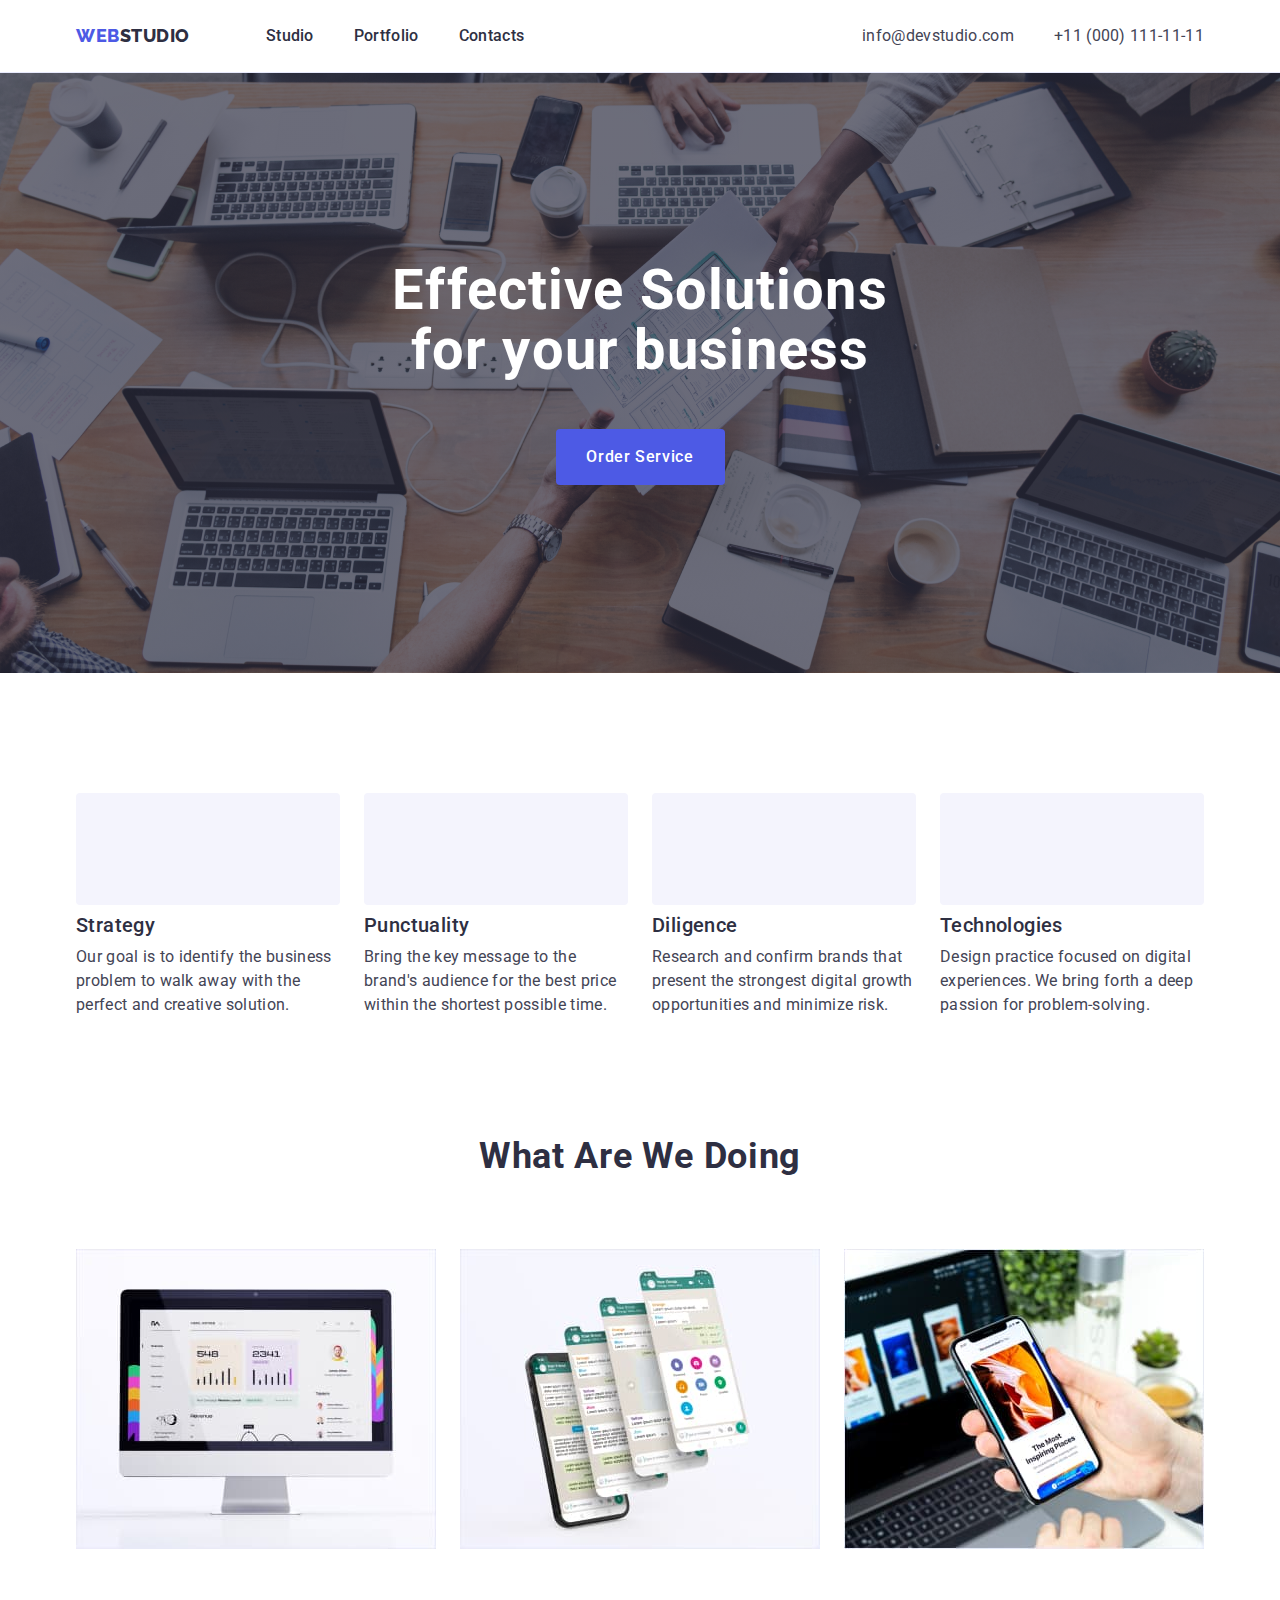
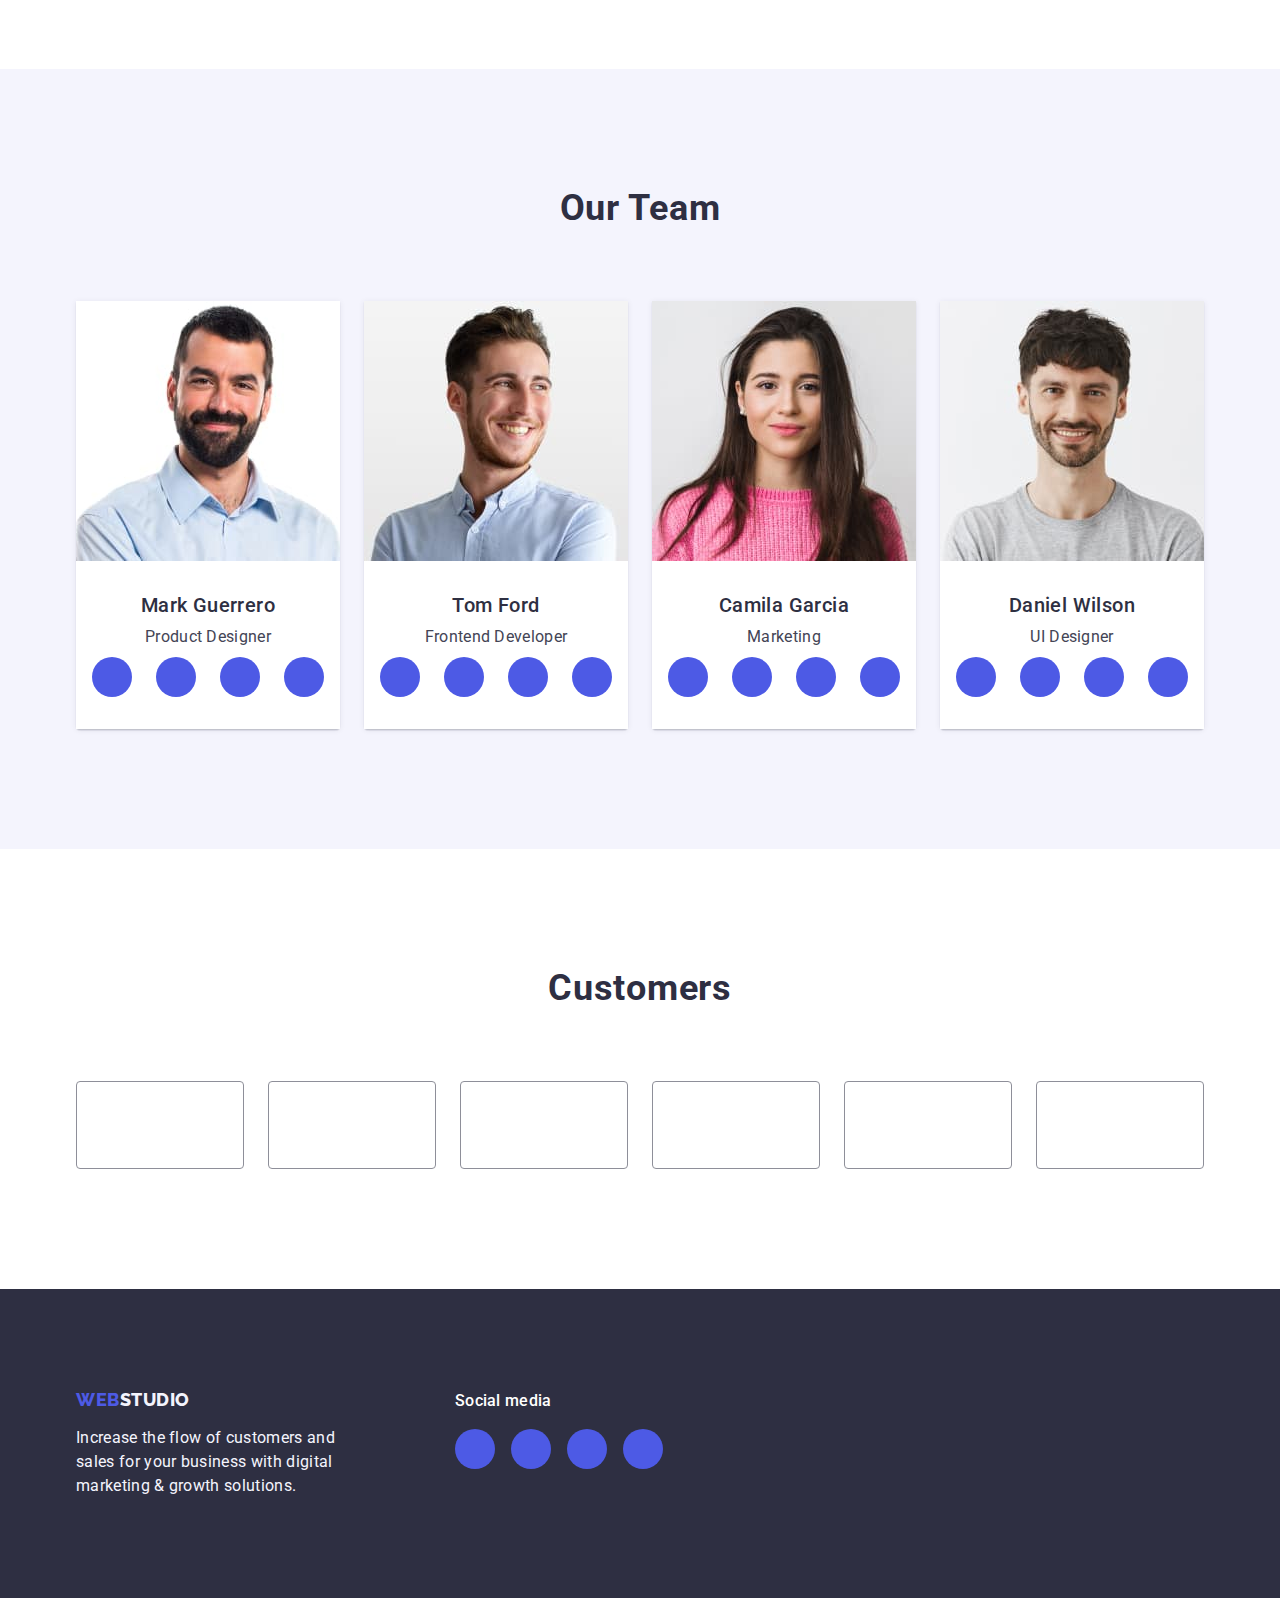
<file: index.html>
<!DOCTYPE html>
<html lang="en">
  <head>
    <meta charset="UTF-8" />
    <meta name="viewport" content="width=device-width, initial-scale=1.0" />
    <title>Document</title>
    <link
      rel="stylesheet"
      href="https://cdnjs.cloudflare.com/ajax/libs/modern-normalize/2.0.0/modern-normalize.min.css"
      integrity="sha512-4xo8blKMVCiXpTaLzQSLSw3KFOVPWhm/TRtuPVc4WG6kUgjH6J03IBuG7JZPkcWMxJ5huwaBpOpnwYElP/m6wg=="
      crossorigin="anonymous"
      referrerpolicy="no-referrer"
    />
    <link rel="stylesheet" href="./css/style.css" />
    <link rel="preconnect" href="https://fonts.googleapis.com" />
    <link rel="preconnect" href="https://fonts.gstatic.com" crossorigin />

    <link
      href="https://fonts.googleapis.com/css2?family=Raleway:wght@800&family=Roboto:wght@400;500;700;900&display=swap"
      rel="stylesheet"
    />
  </head>
  <body>
    <header class="header">
      <div class="container container-header">
        <nav class="logo-nav">
          <a href="./index.html" class="logo-link"
            >Web<span class="logo-part">Studio</span></a
          >

          <ul class="list">
            <li>
              <a class="page-description-link" href="./index.html">Studio</a>
            </li>
            <li>
              <a class="page-description-link" href="./portfolio.html"
                >Portfolio</a
              >
            </li>
            <li><a class="page-description-link" href="">Contacts</a></li>
          </ul>
        </nav>

        <address class="contact">
          <ul class="list">
            <li>
              <a
                href="mailto:info@devstudio.com"
                class="address-description link"
                >info@devstudio.com</a
              >
            </li>
            <li>
              <a href="tel:+110001111111" class="address-description link"
                >+11 (000) 111-11-11</a
              >
            </li>
          </ul>
        </address>
      </div>
    </header>

    <main>
      <section class="section main-title">
        <div class="container">
          <h1 class="main-text">Effective Solutions for your business</h1>
          <button class="hero-button" type="button">Order Service</button>
        </div>
      </section>

      <section class="section">
        <div class="container">
          <h2 class="visually-hidden">Goals</h2>
          <ul class="goals-list-list">
            <li class="goals-list-two">
              <div class="goals-icons">
                <svg width="64" height="64">
                <use href="./images/icons.svg#icon-antenna-1"></use>
               </svg>
               </div>

              <h3 class="goals-title">Strategy</h3>
              <p class="goals-paragraph">
                Our goal is to identify the business problem to walk away with
                the perfect and creative solution.
              </p>
            </li>
            <li class="goals-list-two">
              <div class="goals-icons">
                <svg width="64" height="64">
                <use href="./images/icons.svg#icon-clock-1"></use>
                </svg>

              </div>
              

              <h3 class="goals-title">Punctuality</h3>
              <p class="goals-paragraph">
                Bring the key message to the brand's audience for the best price
                within the shortest possible time.
              </p>
            </li>
            <li class="goals-list-two">
              <div class="goals-icons">
                <svg width="64" height="64">
                <use href="./images/icons.svg#icon-diagram-1"></use>
                </svg>

              </div>
              <h3 class="goals-title">Diligence</h3>
              <p class="goals-paragraph">
                Research and confirm brands that present the strongest digital
                growth opportunities and minimize risk.
              </p>
            </li>
            <li class="goals-list-two">
              <div class="goals-icons">
                <svg width="64" height="64">
                <use href="./images/icons.svg#icon-astronaut-1"></use>
                </svg>

              </div>
              <h3 class="goals-title">Technologies</h3>
              <p class="goals-paragraph">
                Design practice focused on digital experiences. We bring forth a
                deep passion for problem-solving.
              </p>
            </li>
          </ul>
        </div>
      </section>
      <section class="section-what-are-we-doing">
        <div class="container">
          <h2 class="what-are-we-doing-title">What are we doing</h2>
          <ul class="what-are-we-doing-list list">
            <li class="section-two-list">
              <img
                class="images"
                src="./images/img1(2).jpg"
                alt="imac"
                width="360"
                height="360"
              />
            </li>
            <li class="section-two-list">
              <img
                class="images"
                src="./images/img2(2).jpg"
                alt="phone"
                width="360"
                height="360"
              />
            </li>

            <li class="section-two-list">
              <img
                class="images"
                src="./images/img3(2).jpg"
                alt="picture"
                width="360"
                height="360"
              />
            </li>
          </ul>
        </div>
      </section>

      <!--Our team-->
      <section class="section our-team-background">
        <div class="container">
          <h2 class="our-team-title">Our Team</h2>
          <ul class="our-team-title-list list">
            <li class="our-team-box">
              <img
                class="images"
                src="./images/teamcard1(2).jpg"
                alt="man in a blue shirt"
                width="264"
                height="260"
              />
              <div class="our-team-names">
                <h3 class="our-team-name">Mark Guerrero</h3>
                <p class="our-team-paragraph">Product Designer</p>
                <ul class="our-team-social-media">
                  <li class="our-team-socialmedia-list">
                    <a class="our-team-link" href="#">
                      <svg class="our-team-icon" width="16" height="16">
                        <use href="./images/icons.svg#icon-instagram-2"></use>
                      </svg>
                    </a>
                  </li>
                  <li class="our-team-socialmedia-list">
                    <a class="our-team-link" href="#">
                      <svg class="our-team-icon" width="16" height="16">
                        <use href="./images/icons.svg#icon-twitter-1"></use>
                      </svg>
                    </a>
                  </li>
                  <li class="our-team-socialmedia-list">
                    <a href="" class="our-team-link">
                      <svg class="our-team-icon" width="16" height="16">
                        <use href="./images/icons.svg#icon-facebook-1"></use>
                      </svg>
                    </a>
                  </li>
                  <li class="our-team-socialmedia-list">
                    <a class="our-team-link" href="#">
                      <svg class="our-team-icon" width="16" height="16">
                        <use href="./images/icons.svg#icon-linkedin-1"></use>
                      </svg>
                    </a>
                  </li>
                </ul>
              </div>
            </li>
            <li class="our-team-box">
              <img
                class="images"
                src="./images/tomford.jpg"
                alt="smiling man in a shirt"
                width="264"
                height="260"
              />
              <div class="our-team-names">
                <h3 class="our-team-name">Tom Ford</h3>
                <p class="our-team-paragraph">Frontend Developer</p>
                <ul class="our-team-social-media">
                  <li class="our-team-socialmedia-list">
                    <a class="our-team-link" href="#">
                      <svg class="our-team-icon" width="16" height="16">
                        <use href="./images/icons.svg#icon-instagram-2"></use>
                      </svg>
                    </a>
                  </li>
                  <li class="our-team-socialmedia-list">
                    <a class="our-team-link" href="#">
                      <svg class="our-team-icon" width="16" height="16">
                        <use href="./images/icons.svg#icon-twitter-1"></use>
                      </svg>
                    </a>
                  </li>
                  <li class="our-team-socialmedia-list">
                    <a class="our-team-link" href="#">
                      <svg class="our-team-icon" width="16" height="16">
                        <use href="./images/icons.svg#icon-facebook-1"></use>
                      </svg>
                    </a>
                  </li>
                  <li class="our-team-socialmedia-list">
                    <a class="our-team-link" href="#">
                      <svg class="our-team-icon" width="16" height="16">
                        <use href="./images/icons.svg#icon-linkedin-1"></use>
                      </svg>
                    </a>
                  </li>
                </ul>
              </div>
            </li>
            <li class="our-team-box">
              <img
                class="images"
                src="images/camilagarcia.jpg"
                alt="woman in a pink jumper"
                width="264"
                height="260"
              />
              <div class="our-team-names">
                <h3 class="our-team-name">Camila Garcia</h3>
                <p class="our-team-paragraph">Marketing</p>
                <ul class="our-team-social-media">
                  <li class="our-team-socialmedia-list">
                    <a class="our-team-link" href="#">
                      <svg class="our-team-icon" width="16" height="16">
                        <use href="./images/icons.svg#icon-instagram-2"></use>
                      </svg>
                    </a>
                  </li>
                  <li class="our-team-socialmedia-list">
                    <a class="our-team-link" href="#">
                      <svg class="our-team-icon" width="16" height="16">
                        <use href="./images/icons.svg#icon-twitter-1"></use>
                      </svg>
                    </a>
                  </li>
                  <li class="our-team-socialmedia-list">
                    <a class="our-team-link" href="#">
                      <svg class="our-team-icon" width="16" height="16">
                        <use href="./images/icons.svg#icon-facebook-1"></use>
                      </svg>
                    </a>
                  </li>
                  <li class="our-team-socialmedia-list">
                    <a class="our-team-link" href="#">
                      <svg class="our-team-icon" width="16" height="16">
                        <use href="./images/icons.svg#icon-linkedin-1"></use>
                      </svg>
                    </a>
                  </li>
                </ul>
              </div>
            </li>
            <li class="our-team-box">
              <img
                class="images"
                src="./images/danielwilson.jpg"
                alt="man in a nude shirt"
                width="264"
                height="260"
              />
              <div class="our-team-names">
                <h3 class="our-team-name">Daniel Wilson</h3>
                <p class="our-team-paragraph">UI Designer</p>
                <ul class="our-team-social-media">
                  <li class="our-team-socialmedia-list">
                    <a class="our-team-link" href="#">
                      <svg class="our-team-icon" width="16" height="16">
                        <use href="./images/icons.svg#icon-instagram-2"></use>
                      </svg>
                    </a>
                  </li>
                  <li class="our-team-socialmedia-list">
                    <a class="our-team-link" href="#">
                      <svg class="our-team-icon" width="16" height="16">
                        <use href="./images/icons.svg#icon-twitter-1"></use>
                      </svg>
                    </a>
                  </li>
                  <li class="our-team-socialmedia-list">
                    <a class="our-team-link" href="#">
                      <svg class="our-team-icon" width="16" height="16">
                        <use href="./images/icons.svg#icon-facebook-1"></use>
                      </svg>
                    </a>
                  </li>
                  <li class="our-team-socialmedia-list">
                    <a class="our-team-link" href="#">
                      <svg class="our-team-icon" width="16" height="16">
                        <use href="./images/icons.svg#icon-linkedin-1"></use>
                      </svg>
                    </a>
                  </li>
                </ul>
              </div>
            </li>
          </ul>
        </div>
      </section>

      <!--Customers-->
      <section class="section">
        <div class="container">
          <h2 class="our-team-title">Customers</h2>
          <ul class="company-customers">
            <li class="company-customers-button">
              <a class="company-customers-link" href="#">
                <svg class="customers-icon" width="104" height="56">
                  <use href="./images/icons.svg#icon-Logo"></use>
                </svg>
              </a>
            </li>
            <li class="company-customers-button">
              <a class="company-customers-link" href="#">
                <svg class="customers-icon" width="104" height="56">
                  <use href="./images/icons.svg#icon-Logo-1"></use>
                </svg>
              </a>
            </li>
            <li class="company-customers-button">
              <a class="company-customers-link" href="#">
                <svg class="customers-icon" width="104" height="56">
                  <use href="./images/icons.svg#icon-Client-3"></use>
                </svg>
              </a>
            </li>
            <li class="company-customers-button">
              <a class="company-customers-link" href="#">
                <svg class="customers-icon" width="104" height="56">
                  <use href="./images/icons.svg#icon-Client-4"></use>
                </svg>
              </a>
            </li>
            <li class="company-customers-button">
              <a class="company-customers-link" href="#">
                <svg class="customers-icon" width="104" height="56">
                  <use href="./images/icons.svg#icon-Client-5"></use>
                </svg>
              </a>
            </li>
            <li class="company-customers-button">
              <a class="company-customers-link" href="#">
                <svg class="customers-icon" width="104" height="56">
                  <use href="./images/icons.svg#icon-Client-6"></use>
                </svg>
              </a>
            </li>
          </ul>
        </div>
      </section>

    </main>

    <footer class="footer">
      <div class="container footer-links">

        <div class="footer-left">
          <a href="./index.html" class="logo-part-foot"
            >WEB<span class="logo-foot">Studio</span></a
          >
          <p class="footer-paragraph">
            Increase the flow of customers and <br />sales for your business
            with digital <br />
            marketing & growth solutions.
          </p>
        </div>
        <div>
          <p class="footer-social-media">Social media</p>
          <ul class="footer-social-media-links">
            <li class="footer-social-media-list">
              <a class="footer-icons" href="#">
                <svg class="our-team-icon" width="24" height="24">
                  <use href="./images/icons.svg#icon-instagram-2"></use>
                </svg>
              </a>
            </li>
            <li class="footer-social-media-list">
              <a class="footer-icons" href="#">
                <svg class="our-team-icon" width="24" height="24">
                  <use href="./images/icons.svg#icon-twitter-1"></use>
                </svg>
              </a>
            </li>
            <li class="footer-social-media-list">
              <a class="footer-icons" href="#">
                <svg class="our-team-icon" width="24" height="24">
                  <use href="./images/icons.svg#icon-facebook-1"></use>
                </svg>
              </a>
            </li>
            <li class="footer-social-media-list">
              <a class="footer-icons" href="#">
                <svg class="our-team-icon" width="24" height="24">
                  <use href="./images/icons.svg#icon-linkedin-1"></use>
                </svg>
              </a>
            </li>
          </ul>
        </div>
      </div>
    </footer>
  </body>
</html>
</file>
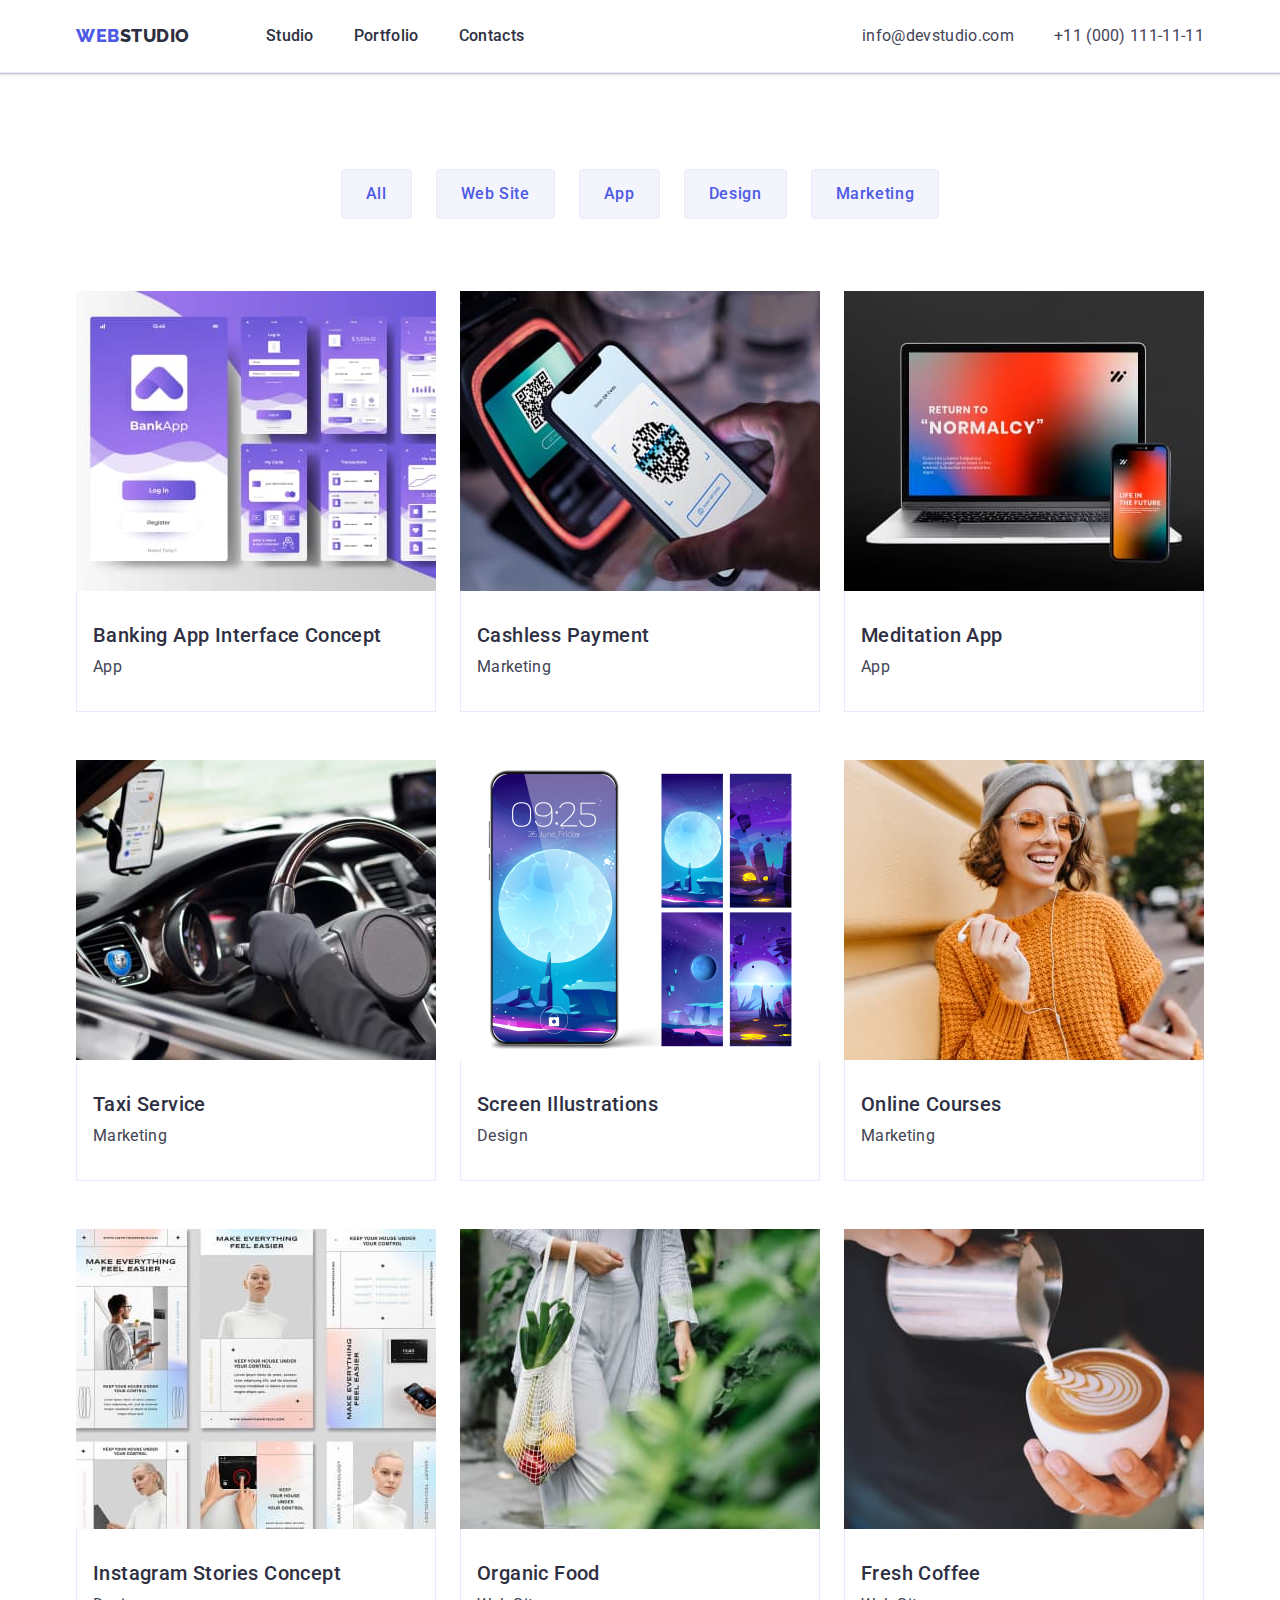
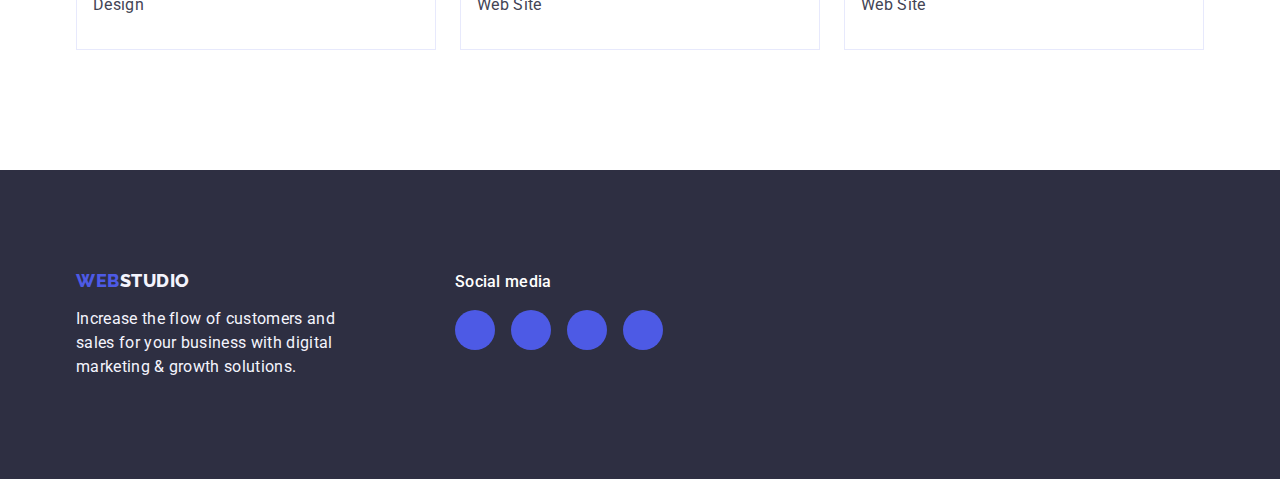
<file: portfolio.html>
<!DOCTYPE html>
<html lang="en">
  <head>
    <meta charset="UTF-8" />
    <meta name="viewport" content="width=device-width, initial-scale=1.0" />
    <link rel="preconnect" href="https://fonts.googleapis.com" />
    <link rel="preconnect" href="https://fonts.gstatic.com" crossorigin />
    <link
      rel="stylesheet"
      href="https://cdnjs.cloudflare.com/ajax/libs/modern-normalize/2.0.0/modern-normalize.min.css"
      integrity="sha512-4xo8blKMVCiXpTaLzQSLSw3KFOVPWhm/TRtuPVc4WG6kUgjH6J03IBuG7JZPkcWMxJ5huwaBpOpnwYElP/m6wg=="
      crossorigin="anonymous"
      referrerpolicy="no-referrer"
    />
    <link
      href="https://fonts.googleapis.com/css2?family=Raleway:wght@800&family=Roboto:wght@400;500;700;900&display=swap"
      rel="stylesheet"
    />
    <link rel="stylesheet" href="./css/style.css" />
    <title>Document</title>
  </head>
  <body>
    <header class="header">
      <div class="container container-header">
        <nav class="logo-nav">
          <a href="./index.html" class="logo-link"
            >Web<span class="logo-part">Studio</span></a
          >

          <ul class="list">
            <li>
              <a class="page-description-link" href="./index.html">Studio</a>
            </li>
            <li>
              <a class="page-description-link" href="./portfolio.html"
                >Portfolio</a
              >
            </li>
            <li><a class="page-description-link" href="">Contacts</a></li>
          </ul>
        </nav>

        <address class="contact">
          <ul class="list">
            <li>
              <a
                href="mailto:info@devstudio.com"
                class="address-description link"
                >info@devstudio.com</a
              >
            </li>
            <li>
              <a href="tel:+110001111111" class="address-description link"
                >+11 (000) 111-11-11</a
              >
            </li>
          </ul>
        </address>
      </div>
    </header>
    <main>
      <section class="projects">
        <div class="container">
          <h1 class="visually-hidden">.</h1>
          <ul class="filter-list list">
            <li><button class="filter layout" type="button">All</button></li>
            <li>
              <button class="filter layout" type="button">Web Site</button>
            </li>
            <li><button class="filter layout" type="button">App</button></li>
            <li><button class="filter layout" type="button">Design</button></li>
            <li>
              <button class="filter layout" type="button">Marketing</button>
            </li>
          </ul>

          <ul class="projects-list">
            <li class="filter-photos-list">
              <a href="#" class="photos-link">
                <img
                  class="images"
                  src="./images/bankapp.jpg"
                  alt="banking app interface concept"
                  width="360"
                  height="300"
                />
                <div class="service-box">
                  <h2 class="project-title">Banking App Interface Concept</h2>
                  <p class="project-paragraph">App</p>
                </div>
              </a>
            </li>

            <li class="filter-photos-list">
              <a href="" class="photos-link">
                <img
                  class="images"
                  src="./images/cashlesspayment.jpg"
                  alt="qr code on iphone screen"
                  width="360"
                  height="300"
                />
                <div class="service-box">
                  <h2 class="project-title">Cashless Payment</h2>
                  <p class="project-paragraph">Marketing</p>
                </div>
              </a>
            </li>

            <li class="filter-photos-list">
              <a href="" class="photos-link">
                <img
                  class="images"
                  src="./images/meditationapp.jpg"
                  alt="laptop and phone"
                  width="360"
                  height="300"
                />
                <div class="service-box">
                  <h2 class="project-title">Meditation App</h2>
                  <p class="project-paragraph">App</p>
                </div>
              </a>
            </li>
            <li class="filter-photos-list">
              <a href="" class="photos-link">
                <img
                  class="images"
                  src="./images/taxiservice.jpg"
                  alt="steering wheel"
                  width="360"
                  height="300"
                />
                <div class="service-box">
                  <h2 class="project-title">Taxi Service</h2>
                  <p class="project-paragraph">Marketing</p>
                </div>
              </a>
            </li>

            <li class="filter-photos-list">
              <a href="" class="photos-link">
                <img
                  class="images"
                  src="./images/screenillustrations.jpg"
                  alt="phones with moon backgrounds"
                  width="360"
                  height="300"
                />
                <div class="service-box">
                  <h2 class="project-title">Screen Illustrations</h2>
                  <p class="project-paragraph">Design</p>
                </div>
              </a>
            </li>
            <li class="filter-photos-list">
              <a href="" class="photos-link">
                <img
                  class="images"
                  src="./images/onlinecourses.jpg"
                  alt="smiling woman wearing sunglasses"
                  width="360"
                  height="300"
                />
                <div class="service-box">
                  <h2 class="project-title">Online Courses</h2>
                  <p class="project-paragraph">Marketing</p>
                </div>
              </a>
            </li>
            <li class="filter-photos-list">
              <a href="" class="photos-link">
                <img
                  class="images"
                  src="./images/instastories.jpg"
                  alt="instagram stories"
                  width="360"
                  height="300"
                />
                <div class="service-box">
                  <h2 class="project-title">Instagram Stories Concept</h2>
                  <p class="project-paragraph">Design</p>
                </div>
              </a>
            </li>
            <li class="filter-photos-list">
              <a href="" class="photos-link">
                <img
                  class="images"
                  src="./images/organicfood.jpg"
                  alt="woman carrying a bag of vegetable"
                  width="360"
                  height="300"
                />
                <div class="service-box">
                  <h2 class="project-title">Organic Food</h2>
                  <p class="project-paragraph">Web Site</p>
                </div>
              </a>
            </li>
            <li class="filter-photos-list">
              <a href="" class="photos-link">
                <img
                  class="images"
                  src="./images/freshcoffee.jpg"
                  alt="coffe art"
                  width="360"
                  height="300"
                />
                <div class="service-box">
                  <h2 class="project-title">Fresh Coffee</h2>
                  <p class="project-paragraph">Web Site</p>
                </div>
              </a>
            </li>
          </ul>
        </div>
      </section>
    </main>
    <footer class="footer">
      <div class="container footer-links">
        <div class="footer-left">
          <a href="./index.html" class="logo-part-foot"
            >WEB<span class="logo-foot">Studio</span></a
          >
          <p class="footer-paragraph">
            Increase the flow of customers and <br />sales for your business
            with digital <br />
            marketing & growth solutions.
          </p>
        </div>
        <div>
          <p class="footer-social-media">Social media</p>
          <ul class="footer-social-media-links">
            <li class="footer-social-media-list">
              <a class="footer-icons" href="#">
                <svg class="our-team-icon" width="24" height="24">
                  <use href="./images/icons.svg#icon-instagram-2"></use>
                </svg>
              </a>
            </li>
            <li class="footer-social-media-list">
              <a class="footer-icons" href="#">
                <svg class="our-team-icon" width="24" height="24">
                  <use href="./images/icons.svg#icon-twitter-1"></use>
                </svg>
              </a>
            </li>
            <li class="footer-social-media-list">
              <a class="footer-icons" href="#">
                <svg class="our-team-icon" width="24" height="24">
                  <use href="./images/icons.svg#icon-facebook-1"></use>
                </svg>
              </a>
            </li>
            <li class="footer-social-media-list">
              <a class="footer-icons" href="#">
                <svg class="our-team-icon" width="24" height="24">
                  <use href="./images/icons.svg#icon-linkedin-1"></use>
                </svg>
              </a>
            </li>
          </ul>
        </div>
      </div>
    </footer>
  </body>
</html>
</file>
<file: css/style.css>
* {
  box-sizing: border-box;
  margin: 0;
  padding: 0;
}
body {
  font-family: "Roboto", sans-serif;
  color: #434455;
  background-color: var(--white);

  margin: 0 auto;
}

ul,
ol {
  list-style: none;
  margin: 0;
  padding-left: 0;
}

:root {
  --main-blue: #2196f3;
  --purple: #4d5ae5;
  --navy-blue: #2e2f42;
  --grey-paragraphs: #434455;
  --off-white: #f4f4fd;
  --white: #fff;
}
.section {
  padding: 120px 0;
}
/* Logo section */

.header {
  border-bottom: 1px solid #e7e9fc;
  box-shadow: 0px 2px 1px rgba(46, 47, 66, 0.08),
    0px 1px 1px rgba(46, 47, 66, 0.16), 0px 1px 6px rgba(46, 47, 66, 0.08);
}
.container {
  width: 1158px;
  margin: 0 auto;
  padding-left: 15px;
  padding-right: 15px;
}
.container-header {
  display: flex;
  justify-content: space-between;
  align-items: center;
}

.logo-nav {
  display: flex;
  align-items: center;
}
.logo-link {
  font-family: "Raleway", sans-serif;
  color: #4d5ae5;
  font-size: 18px;
  font-weight: 800;
  line-height: 1.17em;
  letter-spacing: 0.54px;
  text-transform: uppercase;
  margin-right: 76px;
  text-decoration: none;
}

.logo-part {
  color: #2e2f42;
  font-family: "Raleway", sans-serif;
}
.logo {
  font-family: "Raleway", sans-serif;
  color: #4d5ae5;
  font-size: 18px;
  line-height: 1.17;
  font-weight: 800;
  letter-spacing: 0.03em;
  text-transform: uppercase;
}
.logo-part {
  font-family: "Raleway", sans-serif;
  font-size: 18px;
  font-weight: 800;
  line-height: 1.17em;
  letter-spacing: 0.54px;
  text-transform: uppercase;
  display: inline-block;
}
/* Page description */
.list {
  display: flex;
  gap: 40px;
}

.page-description-link {
  color: #2e2f42;
  font-size: 16px;
  line-height: 1.5;
  font-weight: 500;
  letter-spacing: 0.02em;
  letter-spacing: 0.32px;
  display: inline-block;
  padding: 24px 0;
  text-decoration: none;
}

.page-description:hover,
.page-description:focus {
  color: #404bbf;
}
/* Contacts */
.contact {
  font-style: normal;
  color: #757575;
  font-size: 14px;
  font-weight: 500;
  letter-spacing: 0.02em;
}
.address-description {
  color: #434455;
  font-size: 16px;
  font-weight: 400;
  line-height: 1.5;
  letter-spacing: 0.32px;
  text-decoration: none;
}
.link {
  padding: 24px 0 24px;
  text-decoration: none;
}
.address-description:hover,
.address-description:focus {
  color: #404bbf;
}
/* Main */
.main-title {
  padding: 188px 0;
  max-width: 1440px;
  background-color: #2e2f42;
  background-image: linear-gradient(
      rgba(46, 47, 66, 0.7),
      rgba(46, 47, 66, 0.7)
    ),
    url(../images/peopleoffice.jpg);
    background-size: cover;
  background-position: center;
  background-repeat: no-repeat;
  margin: 0 auto;
}
.main-text {
  color: #ffffff;
  font-weight: 700;
  font-size: 56px;
  line-height: 1.07em;
  text-align: center;
  letter-spacing: 1.12px;
  margin: 0 auto;
  max-width: 496px;
  padding-bottom: 48px;
}

.hero-button {
  font-family: "Roboto", sans-serif;
  color: #ffffff;
  background-color: #4d5ae5;
  font-size: 16px;
  font-weight: 500;
  line-height: 1.5em;
  letter-spacing: 0.04em;
  cursor: pointer;
  display: block;
  min-width: 169px;
  height: 56px;
  border-radius: 4px;
  border: none;
  margin: 0 auto;
}

.hero-button:hover,
.hero-button:focus {
  color: #ffffff;
  background-color: #404bbf;
}
.hero {
  background-color: #2e2f42;
  padding: 188px 0;
}
.hero-title {
  color: #fff;
  text-align: center;
  font-size: 56px;
  font-weight: 700px;
  line-height: 1.07;
  letter-spacing: 1.12px;
  max-width: 496px;
}
/* goals list */
h2 {
  color: #2e2f42;
}

.goals-list-list {
  list-style: none;
  display: flex;
  gap: 24px;
  justify-content: center;
  padding: 0;
}
.goals-list-two {
  flex-basis: calc((100% - 72px) / 4);
}

.goals-icons {
  display: flex;
  align-items: center;
  justify-content: center;
  background-color: #f4f4fd;
  height: 112px;
  margin-bottom: 8px;
  border-radius: 4px;
  border: none;
}

.goals-title {
  color: var(--navy-blue);
  font-size: 20px;
  font-weight: 500;
  line-height: 1.2;
  letter-spacing: 0.4px;
  margin-bottom: 8px;
}

.goals-paragraph {
  color: var(--grey-paragraphs);
  font-size: 16px;
  line-height: 1.5;
  letter-spacing: 0.02em;
}
/* What are we doing */
.section-what-are-we-doing {
  padding-bottom: 120px;
}
.what-are-we-doing-title {
  color: var(--navy-blue);
  font-size: 36px;
  font-weight: 700px;
  line-height: 1.11;
  letter-spacing: 0.02em;
  text-align: center;
  text-transform: capitalize;
  margin-bottom: 72px;
}
.what-are-we-doing-list {
  display: flex;
  gap: 24px;
}
.images {
  display: block;
  max-width: 100%;
  height: auto;
}
.section-two-list {
  width: calc((100% - 48px) / 3);
}
/* our team */
.our-team-title {
  color: var(--navy-blue);
  font-size: 36px;
  font-weight: 700px;
  line-height: 1.11;
  letter-spacing: 0.72px;
  text-align: center;
  text-transform: capitalize;
  margin-bottom: 72px;
}
.our-team-background {
  background-color: #f4f4fd;
  padding: 120px 0;
}
.our-team-title-list {
  display: flex;
  gap: 24px;
}
.our-team-names {
  padding: 32px 0;
  text-align: center;

  background-color: #ffffff;
}
.our-team-name {
  color: var(--navy-blue);
  font-size: 20px;
  font-weight: 500;
  line-height: 1.2;
  letter-spacing: 0.4px;

  margin-bottom: 8px;
}

.our-team-social-media {
  display: flex;
  gap: 24px;
  justify-content: center;
  margin-top: 8px;
}
.our-team-socialmedia-list {
  width: 40px;
  height: 40px;
}

.our-team-link {
  width: 40px;
  height: 40px;
  background-color: #4d5ae5;
  border-radius: 50%;
  display: flex;
  align-items: center;
  justify-content: center;
}
.our-team-link:hover,
.our-team-link:focus {
  background-color: #404bbf;
}

.our-team-icon {
  fill: #f4f4fd;
}

.our-team-paragraph {
  color: var(--grey-paragraphs);
  font-size: 16px;
  line-height: 1.5;
  letter-spacing: 0.32px;
}
.our-team-box {
  width: calc((100% - 72px) / 4);

  border-radius: 0px 0px 4px 4px;
  box-shadow: 0px 1px 6px rgba(46, 47, 66, 0.08),
    0px 1px 1px rgba(46, 47, 66, 0.16), 0px 2px 1px rgba(46, 47, 66, 0.08);

}

.our-team {
  background-color: #f4f4fd;
  padding: 0;
}

/*Customer*/
.company-customers {
  justify-content: center;
  text-align: center;
  gap: 24px;

  display: flex;
}
.company-customers-button {
  background-color: #fff;
  width: 168px;
  height: 88px;
}
.company-customers-link {
  width: 100%;
  height: 100%;
  border-radius: 4px;
  border: 1px solid #8e8f99;
  display: flex;
  align-items: center;
  justify-content: center;
  color: #8e8f99;
}
.company-customers-link:hover,
.company-customers-link:focus {
  color: #404bbf;
  border-color: #404bbf;
}
.customers-icon {
  fill: currentColor;
}


/* Footer */
.footer {
  background-color: #2e2f42;
  padding: 100px 0;
}
.logo-part-foot {
  color: var(--purple);
  font-family: "Raleway", sans-serif;
  font-size: 18px;
  font-weight: 800;
  line-height: 1.17;
  letter-spacing: 0.54px;
  text-transform: uppercase;
  text-decoration: none;
  display: inline-block;
  margin-bottom: 16px;
}

.logo-foot {
  color: var(--off-white);

  font-family: "Raleway", sans-serif;
  font-size: 18px;
  font-weight: 800;
  line-height: 1.17em;
  letter-spacing: 0.54px;
  text-transform: uppercase;
}
.footer-paragraph {
  color: var(--off-white);
  font-size: 16px;
  letter-spacing: 0.32px;
  font-weight: 400;
  line-height: 1.5em;
  max-width: 264px;
}
.footer-social-media {
  color: white;
  font-family: Roboto;
  font-size: 16px;
  font-style: normal;
  font-weight: 500;
  line-height: 1.5em;
  letter-spacing: 0.32px;
  margin-bottom: 16px;
}

.footer-social-media-links {
  display: flex;
  gap: 16px;
}
.footer-social-media-list {
  width: 40px;
  height: 40px;
}

.footer-icons {
  display: flex;
  align-items: center;
  background-color: #4d5ae5;
  border-radius: 50%;
  width: 100%;
  height: 100%;
  justify-content: center;
}
.footer-left {
  margin-right: 120px;
}
.footer-links {
  display: flex;
  align-items: baseline;
}
.footer-icons:hover,
.footer-icons:focus {
  background-color: #31d0aa;
}

/*/PORTFOLIO/*/
.navigation {
  display: flex;
  align-items: center;
}

.filter-list {
  display: flex;
  justify-content: center;
  gap: 24px;
  margin-bottom: 72px;
}
.filter {
  color: #4d5ae5;
  background-color: #f4f4fd;
  font-size: 16px;
  font-weight: 500;
  line-height: 1.5;
  letter-spacing: 0.04em;
  
  font-family: "Roboto", sans-serif;
  cursor: pointer;
}


.layout {
  padding: 12px 24px;
  border-radius: 4px;
  border: 1px solid #e7e9fc;
}
.filter.layout:hover,
.filter.layout:focus {
  color: #fff;
  background-color: #4d5ae5;
  border: 1px solid transparent;
  box-shadow: 0px 3px 1px rgba(0, 0, 0, 0.1), 0px 2px 1px rgba(0, 0, 0, 0.08),
    0px 2px 2px rgba(0, 0, 0, 0.12);
}


.projects-list {
  display: flex;
  flex-wrap: wrap;
  column-gap: 24px;
  row-gap: 48px;
}
.filter-photos-list {
  width: calc((100% - 48px) / 3);
  text-decoration: none;
}

.photos-link {
  display: block;
  text-decoration: none;
}

.photos-link:hover,
.photos-link:focus {
  box-shadow: 0px 1px 6px rgba(46, 47, 66, 0.08),
    0px 1px 1px rgba(46, 47, 66, 0.16), 0px 2px 1px rgba(46, 47, 66, 0.08);
}

.service-box {
  padding: 32px 16px;
  border: 1px solid #e7e9fc;
  border-top: none;
}
.project-title {
  color: #2e2f42;
  font-size: 20px;
  font-weight: 500;
  line-height: 1.2;
  letter-spacing: 0.02em;
  margin-bottom: 8px;
}
.project-paragraph {
  color: #434455;
  font-size: 16px;
  letter-spacing: 0.02em;
  font-weight: 400;
  line-height: 1.5em;
}
.projects {
  padding-top: 96px;
  padding-bottom: 120px;
}

.visually-hidden {
  position: absolute;
  width: 1px;
  height: 1px;
  margin: -1px;
  border: 0;
  padding: 0;
  white-space: nowrap;
  clip-path: inset(100%);
  clip: rect(0 0 0 0);
  overflow: hidden;
}
.pages {
  list-style: none;
  text-decoration: none;
}

.main-description {
  background: #2f303a;
  text-align: center;
  padding: 200px 0;
}
</file>
